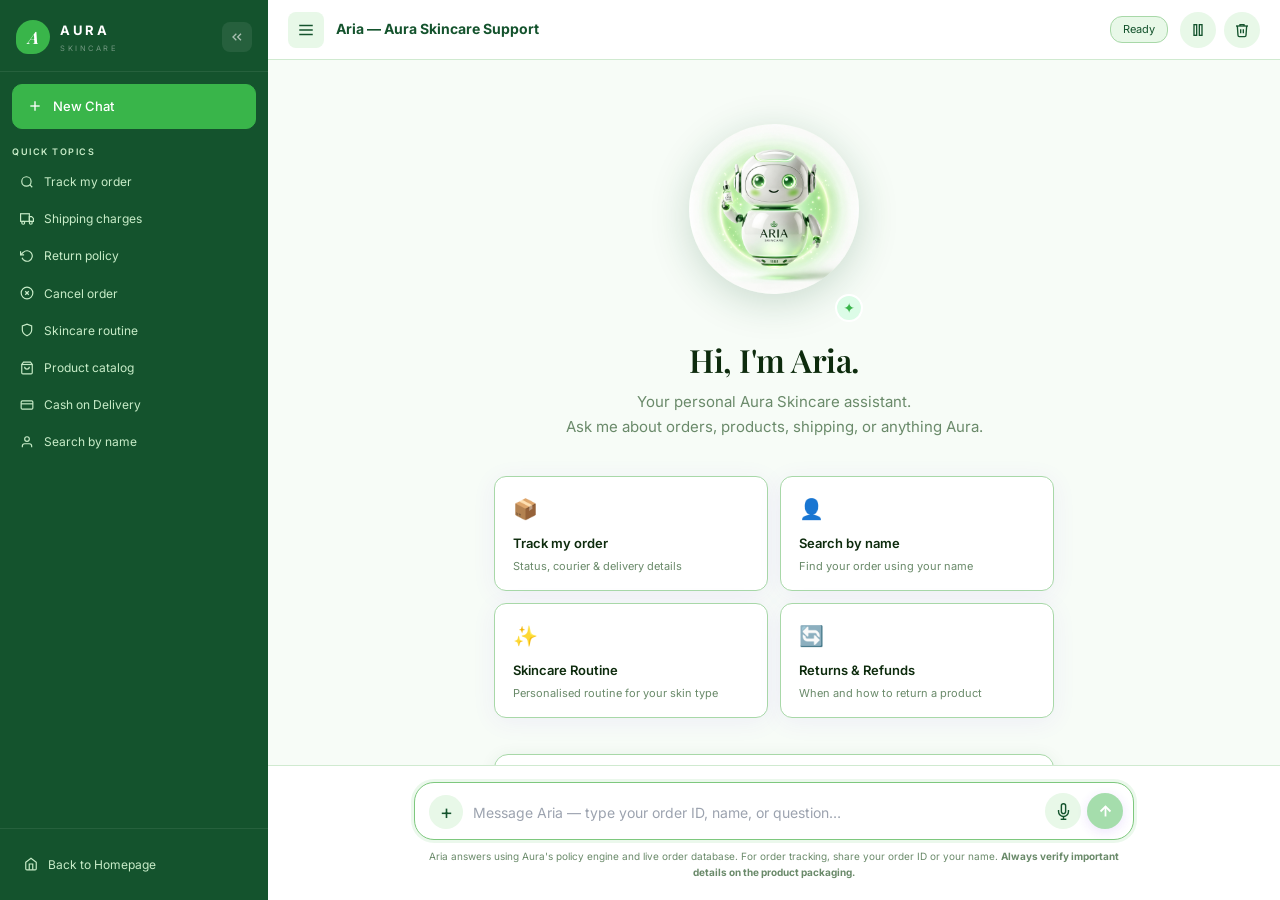
<file: static/aria.html>
<!doctype html>
<html lang="en">
<head>
  <meta charset="utf-8">
  <meta name="viewport" content="width=device-width, initial-scale=1">
  <meta name="theme-color" content="#F7FCF7">
  <meta name="description" content="Chat with Aria — your personal Aura Skincare assistant. Ask about orders, shipping, returns, products and more.">
  <title>Aria — Aura Skincare Assistant</title>
  <link rel="preconnect" href="https://fonts.googleapis.com">
  <link rel="preconnect" href="https://fonts.gstatic.com" crossorigin>
  <link href="https://fonts.googleapis.com/css2?family=Inter:wght@300;400;500;600;700&family=Playfair+Display:ital,wght@0,500;0,600;0,700;1,500;1,600&display=swap" rel="stylesheet">
  <link rel="stylesheet" href="/static/style.css">
  <style>
    /* ── Aria page extra styles ── */
    .eval-panel { margin-top: 36px; background: #fff; border: 1.5px solid #A8D8A8; border-radius: 14px; padding: 18px 20px; max-width: 560px; width: 100%; box-shadow: 0 2px 16px rgba(20,83,45,0.08); }
    .eval-header { margin-bottom: 14px; }
    .eval-badge { font-size: 8px; letter-spacing: 2px; background: #E8F8E8; color: #14532D; padding: 3px 8px; border-radius: 4px; font-weight: 700; margin-right: 8px; }
    .eval-header strong { font-size: 13px; color: #0D2B0D; }
    .eval-header small { display: block; font-size: 11px; color: #6A8A6A; margin-top: 4px; }
    .eval-buttons { display: grid; grid-template-columns: repeat(3, 1fr); gap: 10px; }
    .eval-btn { background: #F7FCF7; border: 1.5px solid #A8D8A8; border-radius: 10px; padding: 12px 10px; cursor: pointer; transition: all 0.22s cubic-bezier(0.4,0,0.2,1); display: flex; flex-direction: column; gap: 6px; align-items: center; }
    .eval-btn:hover { background: #E8F8E8; border-color: #39B54A; transform: translateY(-2px); }
    .eval-id { font-size: 13px; font-weight: 700; color: #0D2B0D; }
    .eval-status { font-size: 9px; font-weight: 600; padding: 3px 8px; border-radius: 4px; }
    .eval-status.out-delivery { background: #fef3c7; color: #92400e; }
    .eval-status.delivered { background: #dcfce7; color: #166534; }
    .eval-status.processing { background: #E8F8E8; color: #14532D; }

    /* Robot mascot in welcome screen */
    .aria-robot-mascot {
      width: 170px; height: 170px; margin: 0 auto 24px;
      border-radius: 50%; overflow: hidden;
      box-shadow: 0 8px 40px rgba(20,83,45,0.20);
      animation: ariaBob 3.5s ease-in-out infinite;
      cursor: pointer;
      transition: box-shadow 0.2s, transform 0.2s;
      background: #E8F8E8;
    }
    .aria-robot-mascot:hover { box-shadow: 0 20px 60px rgba(20,83,45,0.32); transform: scale(1.05) translateY(-4px); }
    .aria-robot-mascot img { width: 100%; height: 100%; object-fit: contain; }
    @keyframes ariaBob { 0%,100%{transform:translateY(0)} 50%{transform:translateY(-10px)} }

    /* Aria state indicators on robot */
    .robot-state-badge {
      position: absolute; bottom: -4px; right: -4px;
      width: 28px; height: 28px; border-radius: 50%;
      background: #dcfce7; border: 2px solid #fff;
      display: grid; place-items: center; font-size: 14px;
      transition: background 0.3s;
    }
    .robot-mascot-wrap { position: relative; width: fit-content; margin: 0 auto 24px; }
    .robot-mascot-wrap.thinking .robot-state-badge { background: #fef3c7; }
    .robot-mascot-wrap.listening .robot-state-badge { background: #C8F0D0; }
    .robot-mascot-wrap.speaking .robot-state-badge { background: #A8E8B8; }

    /* Message bubble — bold/italic markdown-lite */
    .msg-bubble strong { font-weight: 700; }
    .msg-bubble em { font-style: italic; color: #39B54A; }
    .msg-bubble br + br { margin-top: 4px; }

    /* Full green-white Aura palette — complete override, no purple anywhere */
    :root {
      --purple: #39B54A;
      --purple-dark: #14532D;
      --purple-light: #E8F8E8;
      --purple-xlight: #F7FCF7;
      --purple-border: #A8D8A8;
      --purple-glow: rgba(57, 181, 74, 0.15);
      --bg: #F7FCF7;
      --muted: #6A8A6A;
      --ink: #0D2B0D;
      --transition: 0.22s cubic-bezier(0.4,0,0.2,1);
    }
    body.aria-page { background: #F7FCF7; }
    .aria-sidebar { background: #14532D !important; }
    .new-chat-btn, .composer-send { background: #39B54A !important; border-color: #39B54A !important; color: #fff !important; }
    .new-chat-btn:hover, .composer-send:hover { background: #14532D !important; }
    .sidebar-link:hover, .sidebar-link.active, .sidebar-home-btn:hover { background: rgba(232,248,232,0.15) !important; }
    .sidebar-section, .sidebar-link, .sidebar-home-btn { color: #C8ECC8; }
    .brand-mark { background: #39B54A !important; }
    .aria-expand-btn, .icon-btn, .composer-plus, .composer-mic { background: #E8F8E8 !important; color: #14532D !important; }
    .composer-box, .composer-box:focus-within { border-color: #7EC87E !important; box-shadow: 0 0 0 3px rgba(57,181,74,0.1) !important; }
    .aria-status { background: #E8F8E8 !important; color: #14532D !important; border: 1px solid #A8D8A8 !important; }
    .suggestion-card { border: 1.5px solid #A8D8A8 !important; background: #fff !important; }
    .suggestion-card:hover, .eval-btn:hover { border-color: #39B54A !important; background: #E8F8E8 !important; }
    .suggestion-icon { color: #39B54A; }
    .aria-main { background: #F7FCF7; }
    .aria-messages { background: #F7FCF7; }
    .aria-topbar { background: #fff; border-bottom: 1px solid #D0EAD0; }
    .aria-title { color: #14532D; font-weight: 700; }
    .aria-composer { background: #fff; border-top: 1px solid #D0EAD0; }
    .robot-state-badge { color: #39B54A; }
    .robot-mascot-wrap.listening .robot-state-badge { background: #C8F0D0; }
    .robot-mascot-wrap.speaking .robot-state-badge { background: #A8E8B8; }
    .msg-bubble em { color: #39B54A; }
    .voice-pulse .vp-bar { background: #39B54A; }
    .voice-bar { background: #E8F8E8; border: 1px solid #A8D8A8; }
    .voice-bar-stop { background: #14532D !important; color: #fff !important; }
    .composer-disclaimer { color: #6A8A6A; }
    /* sidebar scrollbar */
    .aria-sidebar::-webkit-scrollbar-thumb { background: #39B54A; }
  </style>
</head>
<body class="aria-page">

<!-- ════════════ SIDEBAR ════════════ -->
<aside class="aria-sidebar" id="ariaSidebar" aria-label="Assistant sidebar">
  <div class="sidebar-header">
    <div class="sidebar-brand">
      <span class="brand-mark" aria-hidden="true">A</span>
      <div class="sidebar-brand-text">
        <strong>AURA</strong>
        <small>SKINCARE</small>
      </div>
    </div>
    <button class="sidebar-collapse-btn" id="collapseSidebar" aria-label="Collapse sidebar">
      <svg width="16" height="16" viewBox="0 0 24 24" fill="none" stroke="currentColor" stroke-width="2">
        <polyline points="11 17 6 12 11 7"/><polyline points="18 17 13 12 18 7"/>
      </svg>
    </button>
  </div>

  <button class="new-chat-btn" id="newChatBtn">
    <svg width="16" height="16" viewBox="0 0 24 24" fill="none" stroke="currentColor" stroke-width="2"><line x1="12" y1="5" x2="12" y2="19"/><line x1="5" y1="12" x2="19" y2="12"/></svg>
    New Chat
  </button>

  <div class="sidebar-section">Quick Topics</div>
  <div class="sidebar-links">
    <button class="sidebar-link" data-question="Track my order" aria-label="Track my order">
      <svg width="14" height="14" viewBox="0 0 24 24" fill="none" stroke="currentColor" stroke-width="2"><circle cx="11" cy="11" r="8"/><line x1="21" y1="21" x2="16.65" y2="16.65"/></svg>
      Track my order
    </button>
    <button class="sidebar-link" data-question="What are your shipping charges?" aria-label="Shipping">
      <svg width="14" height="14" viewBox="0 0 24 24" fill="none" stroke="currentColor" stroke-width="2"><rect x="1" y="3" width="15" height="13"/><polygon points="16 8 20 8 23 11 23 16 16 16 16 8"/><circle cx="5.5" cy="18.5" r="2.5"/><circle cx="18.5" cy="18.5" r="2.5"/></svg>
      Shipping charges
    </button>
    <button class="sidebar-link" data-question="What is your return policy?" aria-label="Return policy">
      <svg width="14" height="14" viewBox="0 0 24 24" fill="none" stroke="currentColor" stroke-width="2"><polyline points="1 4 1 10 7 10"/><path d="M3.51 15a9 9 0 102.13-9.36L1 10"/></svg>
      Return policy
    </button>
    <button class="sidebar-link" data-question="Can I cancel my order?" aria-label="Cancellation">
      <svg width="14" height="14" viewBox="0 0 24 24" fill="none" stroke="currentColor" stroke-width="2"><circle cx="12" cy="12" r="10"/><line x1="15" y1="9" x2="9" y2="15"/><line x1="9" y1="9" x2="15" y2="15"/></svg>
      Cancel order
    </button>
    <button class="sidebar-link" data-question="Recommend a skincare routine for dry skin" aria-label="Skincare routine">
      <svg width="14" height="14" viewBox="0 0 24 24" fill="none" stroke="currentColor" stroke-width="2"><path d="M12 22s8-4 8-10V5l-8-3-8 3v7c0 6 8 10 8 10z"/></svg>
      Skincare routine
    </button>
    <button class="sidebar-link" data-question="What products do you offer?" aria-label="Product catalog">
      <svg width="14" height="14" viewBox="0 0 24 24" fill="none" stroke="currentColor" stroke-width="2"><path d="M6 2L3 6v14a2 2 0 002 2h14a2 2 0 002-2V6l-3-4z"/><line x1="3" y1="6" x2="21" y2="6"/><path d="M16 10a4 4 0 01-8 0"/></svg>
      Product catalog
    </button>
    <button class="sidebar-link" data-question="Is Cash on Delivery available?" aria-label="COD">
      <svg width="14" height="14" viewBox="0 0 24 24" fill="none" stroke="currentColor" stroke-width="2"><rect x="2" y="5" width="20" height="14" rx="2"/><line x1="2" y1="10" x2="22" y2="10"/></svg>
      Cash on Delivery
    </button>
    <button class="sidebar-link" data-question="My name is Priya Sharma. Where is my order?" aria-label="Search by name">
      <svg width="14" height="14" viewBox="0 0 24 24" fill="none" stroke="currentColor" stroke-width="2"><path d="M20 21v-2a4 4 0 00-4-4H8a4 4 0 00-4 4v2"/><circle cx="12" cy="7" r="4"/></svg>
      Search by name
    </button>
  </div>

  <div class="sidebar-footer">
    <a class="sidebar-home-btn" href="/">
      <svg width="14" height="14" viewBox="0 0 24 24" fill="none" stroke="currentColor" stroke-width="2"><path d="M3 9l9-7 9 7v11a2 2 0 01-2 2H5a2 2 0 01-2-2z"/><polyline points="9 22 9 12 15 12 15 22"/></svg>
      Back to Homepage
    </a>
  </div>
</aside>

<div class="cart-overlay" id="sidebarOverlay" hidden aria-hidden="true"></div>

<!-- ════════════ MAIN ════════════ -->
<div class="aria-main">

  <div class="aria-topbar">
    <button class="aria-expand-btn" id="expandSidebar" aria-label="Open sidebar">
      <svg width="18" height="18" viewBox="0 0 24 24" fill="none" stroke="currentColor" stroke-width="2">
        <line x1="3" y1="12" x2="21" y2="12"/><line x1="3" y1="6" x2="21" y2="6"/><line x1="3" y1="18" x2="21" y2="18"/>
      </svg>
    </button>
    <span class="aria-title">Aria — Aura Skincare Support</span>
    <span class="aria-status" id="ariaStatusBadge">Ready</span>
    <div class="aria-topbar-actions">
      <button class="icon-btn" id="stopSpeechBtn" aria-label="Stop speaking" hidden>
        <svg width="16" height="16" viewBox="0 0 24 24" fill="none" stroke="currentColor" stroke-width="2"><rect x="6" y="4" width="4" height="16"/><rect x="14" y="4" width="4" height="16"/></svg>
      </button>
      <button class="icon-btn" id="clearChatBtn" aria-label="Clear chat" title="Clear chat">
        <svg width="16" height="16" viewBox="0 0 24 24" fill="none" stroke="currentColor" stroke-width="2"><polyline points="3 6 5 6 21 6"/><path d="M19 6l-1 14a2 2 0 01-2 2H8a2 2 0 01-2-2L5 6"/><path d="M10 11v6M14 11v6"/><path d="M9 6V4h6v2"/></svg>
      </button>
    </div>
  </div>

  <div class="aria-messages" id="ariaMessages" aria-live="polite" aria-label="Conversation">
    <div class="messages-inner" id="messagesInner">

      <!-- Welcome screen -->
      <div class="aria-welcome-screen" id="welcomeScreen">
        <div class="robot-mascot-wrap" id="robotWrap">
          <div class="aria-robot-mascot" id="ariaRobot" title="Click to start chatting!">
            <img src="/static/aria-robot1.png" alt="Aria — your Aura Skincare AI assistant" draggable="false">
          </div>
          <div class="robot-state-badge" id="robotBadge" aria-hidden="true">✦</div>
        </div>
        <h1>Hi, I'm Aria.</h1>
        <p>Your personal Aura Skincare assistant.<br>Ask me about orders, products, shipping, or anything Aura.</p>

        <div class="aria-suggestions" role="list">
          <button class="suggestion-card" data-question="Where is my order ORD-101?" role="listitem">
            <div class="suggestion-icon">📦</div>
            <div class="suggestion-title">Track my order</div>
            <div class="suggestion-sub">Status, courier &amp; delivery details</div>
          </button>
          <button class="suggestion-card" data-question="My name is Rahul Verma, check my order" role="listitem">
            <div class="suggestion-icon">👤</div>
            <div class="suggestion-title">Search by name</div>
            <div class="suggestion-sub">Find your order using your name</div>
          </button>
          <button class="suggestion-card" data-question="Recommend a skincare routine for dry skin" role="listitem">
            <div class="suggestion-icon">✨</div>
            <div class="suggestion-title">Skincare Routine</div>
            <div class="suggestion-sub">Personalised routine for your skin type</div>
          </button>
          <button class="suggestion-card" data-question="What are your return and refund policies?" role="listitem">
            <div class="suggestion-icon">🔄</div>
            <div class="suggestion-title">Returns &amp; Refunds</div>
            <div class="suggestion-sub">When and how to return a product</div>
          </button>
        </div>

        <!-- Evaluator / Demo panel -->
        <div class="eval-panel" id="evalPanel">
          <div class="eval-header">
            <span class="eval-badge">DEMO DATA</span>
            <strong>Evaluator Test Orders</strong>
            <small>Click any order to look it up instantly</small>
          </div>
          <div class="eval-buttons">
            <button class="eval-btn" data-order="ORD-101">
              <span class="eval-id">ORD-101</span>
              <span class="eval-status out-delivery">Out for Delivery</span>
            </button>
            <button class="eval-btn" data-order="ORD-102">
              <span class="eval-id">ORD-102</span>
              <span class="eval-status delivered">Delivered</span>
            </button>
            <button class="eval-btn" data-order="ORD-103">
              <span class="eval-id">ORD-103</span>
              <span class="eval-status processing">Processing</span>
            </button>
          </div>
        </div>
      </div>
    </div>
  </div>

  <!-- Composer area -->
  <div class="aria-composer">
    <div class="composer-inner" style="position:relative">
      <!-- Voice bar -->
      <div class="voice-bar" id="voiceBar" role="status" aria-live="polite">
        <div class="voice-pulse" aria-hidden="true">
          <div class="vp-bar"></div><div class="vp-bar"></div><div class="vp-bar"></div>
          <div class="vp-bar"></div><div class="vp-bar"></div>
        </div>
        <span class="voice-bar-text" id="voiceBarText">Listening…</span>
        <button class="voice-bar-stop" id="stopVoiceBtn">Stop</button>
      </div>

      <!-- Plus quick-action menu -->
      <div class="plus-menu" id="plusMenuWrap">
        <div class="plus-menu-inner">
          <div class="plus-menu-popup" id="plusMenuPopup" role="menu">
            <button class="pm-item" data-question="Track my order" role="menuitem">
              <span class="pm-icon">📦</span> Track an order
            </button>
            <button class="pm-item" data-question="My name is [Your Name]. Check my order." role="menuitem">
              <span class="pm-icon">👤</span> Search by name
            </button>
            <button class="pm-item" data-question="What are your shipping charges?" role="menuitem">
              <span class="pm-icon">🚚</span> Shipping info
            </button>
            <button class="pm-item" data-question="What is your return policy?" role="menuitem">
              <span class="pm-icon">🔄</span> Return policy
            </button>
            <button class="pm-item" data-question="Recommend skincare for oily skin" role="menuitem">
              <span class="pm-icon">✨</span> Skincare routine
            </button>
          </div>
        </div>
      </div>

      <!-- Composer box -->
      <div class="composer-box" id="composerBox">
        <button class="composer-plus" id="plusBtn" aria-label="Quick actions" aria-haspopup="menu" aria-expanded="false">+</button>
        <textarea
          class="composer-input" id="composerInput"
          placeholder="Message Aria — type your order ID, name, or question…"
          aria-label="Message input" rows="1" maxlength="2000"
        ></textarea>
        <div class="composer-actions">
          <button class="composer-mic" id="micBtn" aria-label="Start voice input" title="Voice input">
            <svg width="17" height="17" viewBox="0 0 24 24" fill="none" stroke="currentColor" stroke-width="2" aria-hidden="true">
              <path d="M12 1a3 3 0 00-3 3v8a3 3 0 006 0V4a3 3 0 00-3-3z"/>
              <path d="M19 10v2a7 7 0 01-14 0v-2"/>
              <line x1="12" y1="19" x2="12" y2="23"/><line x1="8" y1="23" x2="16" y2="23"/>
            </svg>
          </button>
          <button class="composer-send" id="sendBtn" aria-label="Send message" disabled>
            <svg width="17" height="17" viewBox="0 0 24 24" fill="none" stroke="currentColor" stroke-width="2.5" aria-hidden="true">
              <line x1="12" y1="19" x2="12" y2="5"/><polyline points="5 12 12 5 19 12"/>
            </svg>
          </button>
        </div>
      </div>
      <p class="composer-disclaimer">Aria answers using Aura's policy engine and live order database. For order tracking, share your order ID or your name. <strong>Always verify important details on the product packaging.</strong></p>
    </div>
  </div>
</div>

<script src="/static/aria.js" defer></script>
</body>
</html>
</file>
<file: static/style.css>
/* ══════════════════════════════════════════════════
   AURA SKINCARE — Premium White + Lavender Theme v2
   ══════════════════════════════════════════════════ */
@import url('https://fonts.googleapis.com/css2?family=Inter:wght@300;400;500;600;700&family=Playfair+Display:ital,wght@0,500;0,600;0,700;1,500;1,600&display=swap');

/* ─── Design tokens ─── */
:root {
  --white:        #ffffff;
  --bg:           #faf9ff;
  --bg2:          #f3f0ff;
  --purple:       #7c3aed;
  --purple2:      #8b5cf6;
  --purple3:      #a78bfa;
  --purple-light: #ede9fe;
  --purple-xlight:#f5f3ff;
  --purple-border:#ddd6fe;
  --purple-muted: #c4b5fd;
  --sage:         #5c7a5e;
  --sage-light:   #e8f0e8;
  --ink:          #1e1b4b;
  --ink2:         #374151;
  --muted:        #6b7280;
  --muted2:       #9ca3af;
  --line:         #e8e4f8;
  --card-shadow:  0 4px 24px rgba(124,58,237,0.07);
  --card-shadow-hover: 0 12px 40px rgba(124,58,237,0.15);
  --serif:        'Playfair Display', Georgia, serif;
  --sans:         'Inter', system-ui, Arial, sans-serif;
  --radius:       12px;
  --radius-sm:    8px;
  --radius-lg:    20px;
  --transition:   0.22s cubic-bezier(0.4,0,0.2,1);
}

/* ─── Reset & base ─── */
*, *::before, *::after { box-sizing: border-box; margin: 0; padding: 0; }
html { scroll-behavior: smooth; scroll-padding-top: 88px; }
body { background: var(--bg); color: var(--ink); font-family: var(--sans); font-size: 15px; line-height: 1.6; -webkit-font-smoothing: antialiased; }
button, input, select, textarea { font: inherit; }
button { cursor: pointer; border: none; background: none; }
a { color: inherit; text-decoration: none; }
img { display: block; max-width: 100%; }
ul { list-style: none; }
button, a { -webkit-tap-highlight-color: transparent; }

/* ─── Typography ─── */
h1, h2, h3 { font-family: var(--serif); line-height: 1.15; letter-spacing: -0.5px; }
h1 { font-size: clamp(42px, 5.5vw, 72px); font-weight: 600; color: var(--ink); }
h1 em { font-style: italic; color: var(--purple2); }
h2 { font-size: clamp(32px, 4vw, 52px); font-weight: 500; color: var(--ink); }
h2 em { font-style: italic; color: var(--purple2); }
h3 { font-size: 22px; font-weight: 500; }
.eyebrow { font-size: 10px; font-weight: 700; letter-spacing: 2.5px; color: var(--purple2); text-transform: uppercase; display: flex; align-items: center; gap: 8px; margin-bottom: 12px; }
.eyebrow-pip { display: inline-block; width: 6px; height: 6px; border-radius: 50%; background: var(--purple2); flex-shrink: 0; }

/* ─── Buttons ─── */
.btn {
  display: inline-flex; align-items: center; gap: 8px;
  min-height: 46px; padding: 0 22px; border-radius: 30px;
  font-size: 13px; font-weight: 600; border: 1.5px solid transparent;
  transition: transform var(--transition), box-shadow var(--transition), background var(--transition), border-color var(--transition);
  white-space: nowrap;
}
.btn:hover:not(:disabled) { transform: translateY(-2px); }
.btn:active:not(:disabled) { transform: translateY(0); }
.btn:disabled { opacity: 0.45; cursor: not-allowed; }
.btn:focus-visible { outline: 2px solid var(--purple2); outline-offset: 3px; }

.btn-primary {
  background: linear-gradient(135deg, var(--purple) 0%, var(--purple2) 100%);
  color: #fff;
  box-shadow: 0 4px 18px rgba(124,58,237,0.28);
}
.btn-primary:hover:not(:disabled) {
  background: linear-gradient(135deg, #6d28d9 0%, var(--purple) 100%);
  box-shadow: 0 8px 28px rgba(124,58,237,0.38);
}
.btn-outline {
  background: transparent;
  border-color: var(--purple-border);
  color: var(--purple);
}
.btn-outline:hover { background: var(--purple-xlight); border-color: var(--purple-muted); }
.btn-aria {
  background: var(--purple-light);
  color: var(--purple);
  border-color: var(--purple-border);
  padding: 0 18px; font-size: 12px; min-height: 40px;
}
.btn-aria:hover { background: var(--purple); color: #fff; border-color: var(--purple); }
.btn-danger { background: #fef2f2; color: #dc2626; border-color: #fecaca; }
.btn-danger:hover { background: #dc2626; color: #fff; }

/* ─── Icon button ─── */
.icon-btn {
  display: grid; place-items: center; width: 36px; height: 36px;
  border-radius: 50%; background: var(--bg2); color: var(--ink2);
  transition: background var(--transition); flex-shrink: 0;
}
.icon-btn:hover { background: var(--purple-light); color: var(--purple); }
.icon-btn:focus-visible { outline: 2px solid var(--purple2); outline-offset: 2px; }

/* ════════════════════════════════════════════
   SITE HEADER
   ════════════════════════════════════════════ */
.site-header {
  position: sticky; top: 0; z-index: 50;
  background: rgba(250,249,255,0.92);
  backdrop-filter: blur(18px);
  -webkit-backdrop-filter: blur(18px);
  border-bottom: 1px solid var(--line);
  height: 80px;
}
.header-inner {
  max-width: 1320px; margin: 0 auto; padding: 0 6%;
  height: 100%; display: flex; align-items: center; gap: 24px;
}
.brand { display: flex; align-items: center; gap: 10px; flex-shrink: 0; }
.brand-mark {
  width: 40px; height: 40px; border-radius: 50% 50% 50% 12px;
  background: linear-gradient(135deg, var(--purple), var(--purple2));
  color: #fff; font-family: var(--serif); font-size: 22px; font-style: italic; font-weight: 700;
  display: grid; place-items: center;
}
.brand-name strong { display: block; font-size: 15px; letter-spacing: 4px; line-height: 1.1; color: var(--ink); font-family: var(--sans); }
.brand-name small { display: block; font-size: 7.5px; letter-spacing: 4px; color: var(--muted); margin-top: 3px; }
.main-nav { display: flex; align-items: center; gap: 6px; flex: 1; justify-content: center; }
.main-nav a { padding: 8px 14px; border-radius: 8px; font-size: 13px; color: var(--ink2); font-weight: 500; transition: background var(--transition), color var(--transition); }
.main-nav a:hover { background: var(--purple-light); color: var(--purple); }
.main-nav a:focus-visible { outline: 2px solid var(--purple2); outline-offset: 2px; }
.header-actions { display: flex; align-items: center; gap: 12px; flex-shrink: 0; }
.cart-btn {
  position: relative; display: grid; place-items: center;
  width: 42px; height: 42px; border-radius: 50%;
  background: var(--bg2); color: var(--ink2);
  transition: background var(--transition), color var(--transition);
}
.cart-btn:hover { background: var(--purple-light); color: var(--purple); }
.cart-btn:focus-visible { outline: 2px solid var(--purple2); outline-offset: 2px; }
.cart-count {
  position: absolute; top: -2px; right: -2px;
  min-width: 18px; height: 18px; border-radius: 9px; padding: 0 4px;
  background: var(--purple); color: #fff; font-size: 9px; font-weight: 700;
  display: grid; place-items: center; line-height: 1; border: 2px solid var(--bg);
}
.menu-toggle { display: none; flex-direction: column; gap: 5px; width: 36px; height: 36px; justify-content: center; align-items: center; padding: 0; }
.menu-toggle span { display: block; width: 22px; height: 2px; background: var(--ink); border-radius: 2px; transition: transform var(--transition), opacity var(--transition); }
.menu-toggle.open span:nth-child(1) { transform: translateY(7px) rotate(45deg); }
.menu-toggle.open span:nth-child(2) { opacity: 0; }
.menu-toggle.open span:nth-child(3) { transform: translateY(-7px) rotate(-45deg); }

/* ════════════════════════════════════════════
   HERO
   ════════════════════════════════════════════ */
.hero {
  max-width: 1320px; margin: 0 auto; padding: 80px 6% 90px;
  display: grid; grid-template-columns: 1fr 1fr; gap: 6%; align-items: center;
}
.hero-copy { padding: 20px 0; }
.hero h1 { margin-bottom: 20px; }
.hero-lede { font-size: 16px; line-height: 1.8; color: var(--muted); max-width: 420px; margin-bottom: 32px; }
.hero-actions { display: flex; gap: 12px; flex-wrap: wrap; margin-bottom: 36px; }
.hero-trust { display: flex; gap: 10px; flex-wrap: wrap; }
.trust-pill {
  padding: 7px 14px; background: var(--purple-xlight);
  border: 1px solid var(--purple-border); border-radius: 20px;
  font-size: 11px; color: var(--purple); font-weight: 500;
}
.hero-visual { position: relative; }
.hero-img-wrap {
  border-radius: 24px 24px 80px 24px; overflow: hidden;
  background: var(--purple-light); aspect-ratio: 4/5;
  position: relative;
}
.hero-img-wrap img { width: 100%; height: 100%; object-fit: cover; }
.hero-img-glow {
  position: absolute; inset: 0;
  background: linear-gradient(180deg, transparent 50%, rgba(124,58,237,0.08) 100%);
  pointer-events: none;
}
.hero-badge {
  position: absolute; bottom: 28px; left: -20px;
  background: #fff; border: 1px solid var(--line); border-radius: var(--radius);
  box-shadow: var(--card-shadow); padding: 14px 18px;
  display: flex; align-items: center; gap: 12px; font-size: 12px;
  animation: floatBadge 4s ease-in-out infinite;
}
.badge-icon { font-size: 20px; color: var(--purple2); }
.hero-badge strong { display: block; font-size: 13px; color: var(--ink); }
.hero-badge small { color: var(--muted); margin-top: 2px; }
@keyframes floatBadge { 0%,100%{transform:translateY(0)} 50%{transform:translateY(-6px)} }

/* ─── Trust strip ─── */
.trust-strip {
  background: var(--white); border-top: 1px solid var(--line); border-bottom: 1px solid var(--line);
  padding: 20px 6%; display: flex; justify-content: center; gap: 48px; flex-wrap: wrap;
}
.trust-item { display: flex; align-items: center; gap: 10px; font-size: 12px; color: var(--ink2); font-weight: 500; }
.trust-item svg { color: var(--purple2); flex-shrink: 0; }

/* ════════════════════════════════════════════
   SECTIONS (shared)
   ════════════════════════════════════════════ */
.section { padding: 100px 6%; max-width: 1320px; margin: 0 auto; }
.section-head { margin-bottom: 48px; display: flex; align-items: flex-end; justify-content: space-between; gap: 24px; }
.section-head.centered { flex-direction: column; align-items: center; text-align: center; }
.section-sub { font-size: 14px; line-height: 1.8; color: var(--muted); max-width: 380px; }
.section-head.centered .section-sub { max-width: 480px; }

/* ════════════════════════════════════════════
   PRODUCT CONTROLS
   ════════════════════════════════════════════ */
.product-controls { display: flex; justify-content: space-between; align-items: center; gap: 16px; margin-bottom: 32px; flex-wrap: wrap; }
.filter-row { display: flex; gap: 8px; flex-wrap: wrap; }
.filter-btn {
  padding: 9px 18px; border-radius: 24px; font-size: 12px; font-weight: 600;
  background: var(--white); border: 1.5px solid var(--purple-border); color: var(--ink2);
  transition: background var(--transition), color var(--transition), border-color var(--transition);
}
.filter-btn:hover, .filter-btn.active {
  background: var(--purple); color: #fff; border-color: var(--purple);
}
.filter-btn:focus-visible { outline: 2px solid var(--purple2); outline-offset: 2px; }
.pref-label { display: flex; align-items: center; gap: 10px; font-size: 12px; color: var(--muted); }
.pref-label select {
  padding: 9px 14px; border: 1.5px solid var(--purple-border); border-radius: 8px;
  background: var(--white); color: var(--ink2); cursor: pointer;
}
.pref-label select:focus { outline: 2px solid var(--purple2); outline-offset: 2px; }

/* ════════════════════════════════════════════
   PRODUCT GRID
   ════════════════════════════════════════════ */
.product-grid { display: grid; grid-template-columns: repeat(4, 1fr); gap: 20px; min-height: 200px; }
.products-loading { grid-column: 1/-1; text-align: center; color: var(--muted); padding: 60px 0; font-size: 14px; }

.product-card {
  background: var(--white); border-radius: var(--radius); border: 1px solid var(--line);
  overflow: hidden; display: flex; flex-direction: column;
  transition: transform var(--transition), box-shadow var(--transition);
  box-shadow: var(--card-shadow);
}
.product-card:hover { transform: translateY(-6px); box-shadow: var(--card-shadow-hover); }
.product-card[hidden] { display: none; }

.pc-img-wrap {
  position: relative; height: 240px; overflow: hidden;
  background: linear-gradient(135deg, var(--purple-xlight) 0%, var(--bg2) 100%);
  flex-shrink: 0;
}
.pc-img-wrap img { width: 100%; height: 100%; object-fit: cover; transition: transform 0.5s ease; }
.product-card:hover .pc-img-wrap img { transform: scale(1.05); }
.pc-kicker {
  position: absolute; top: 12px; left: 12px; z-index: 1;
  background: var(--purple); color: #fff; font-size: 8px; font-weight: 700;
  letter-spacing: 1.5px; padding: 4px 9px; border-radius: 4px;
}
.pc-body { padding: 16px; flex: 1; display: flex; flex-direction: column; gap: 6px; }
.pc-name { font-size: 14px; font-weight: 600; color: var(--ink); line-height: 1.3; }
.pc-size { font-size: 11px; color: var(--muted2); }
.pc-price { font-size: 16px; font-weight: 700; color: var(--purple); }
.pc-desc { font-size: 11px; line-height: 1.6; color: var(--muted); flex: 1; }
.pc-actions { display: flex; gap: 8px; margin-top: 12px; }
.pc-actions .btn { flex: 1; min-height: 38px; font-size: 11px; border-radius: 8px; }
.pc-view { background: var(--bg2); color: var(--ink2); border-color: var(--line); }
.pc-view:hover { background: var(--purple-light); color: var(--purple); border-color: var(--purple-border); }
.pc-cart { background: linear-gradient(135deg, var(--purple), var(--purple2)); color: #fff; box-shadow: 0 3px 12px rgba(124,58,237,0.25); }
.pc-cart:hover:not(:disabled) { box-shadow: 0 6px 20px rgba(124,58,237,0.38); }
.catalog-note { font-size: 11px; color: var(--muted2); margin-top: 24px; text-align: center; }

/* ════════════════════════════════════════════
   BESTSELLERS
   ════════════════════════════════════════════ */
.bestsellers-section { background: var(--purple-xlight); padding: 100px 6%; max-width: none; }
.bestsellers-section .section-head { max-width: 1320px; margin: 0 auto 48px; }
.bestsellers-grid { display: grid; grid-template-columns: repeat(3, 1fr); gap: 24px; max-width: 1320px; margin: 0 auto; }
.bestseller-card {
  background: var(--white); border-radius: var(--radius-lg); overflow: hidden;
  display: flex; gap: 16px; padding: 20px; align-items: center;
  box-shadow: var(--card-shadow); border: 1px solid var(--purple-border);
  transition: transform var(--transition), box-shadow var(--transition);
}
.bestseller-card:hover { transform: translateY(-4px); box-shadow: var(--card-shadow-hover); }
.bs-img { width: 80px; height: 80px; border-radius: 10px; object-fit: cover; background: var(--bg2); flex-shrink: 0; }
.bs-info { flex: 1; min-width: 0; }
.bs-name { font-size: 13px; font-weight: 600; color: var(--ink); margin-bottom: 4px; }
.bs-price { font-size: 15px; font-weight: 700; color: var(--purple); margin-bottom: 10px; }
.bs-add { padding: 7px 16px; min-height: auto; font-size: 11px; border-radius: 8px; }

/* ════════════════════════════════════════════
   WHY AURA
   ════════════════════════════════════════════ */
.why-section {
  display: grid; grid-template-columns: 1fr 1fr; gap: 9%;
  align-items: center; background: var(--white);
  padding: 100px 8%; max-width: 1320px; margin: 0 auto;
}
.why-image { position: relative; border-radius: 20px 20px 80px 20px; overflow: hidden; aspect-ratio: 4/5; background: var(--bg2); }
.why-image img { width: 100%; height: 100%; object-fit: cover; }
.why-caption { position: absolute; bottom: 20px; left: 20px; color: #fff; font-size: 9px; letter-spacing: 2px; text-shadow: 0 1px 6px rgba(0,0,0,0.4); }
.why-copy p:not(.eyebrow) { font-size: 14px; line-height: 1.9; color: var(--muted); margin-top: 16px; }
.why-pillars { margin-top: 28px; display: flex; flex-direction: column; gap: 16px; }
.pillar { display: flex; align-items: flex-start; gap: 14px; }
.pillar-icon { font-size: 22px; margin-top: 2px; }
.pillar strong { display: block; font-size: 14px; color: var(--ink); }
.pillar small { font-size: 12px; color: var(--muted); }

/* ════════════════════════════════════════════
   ROUTINE
   ════════════════════════════════════════════ */
.routine-section { padding: 100px 6%; background: var(--bg); }
.routine-section .section-head { max-width: 1320px; margin: 0 auto 48px; }
.routine-grid { max-width: 1320px; margin: 0 auto; display: grid; grid-template-columns: repeat(3, 1fr); gap: 20px; }
.routine-card {
  background: var(--white); border: 1px solid var(--purple-border);
  border-radius: var(--radius-lg); padding: 36px 28px;
  position: relative; transition: box-shadow var(--transition), transform var(--transition);
  box-shadow: var(--card-shadow);
}
.routine-card:hover { transform: translateY(-4px); box-shadow: var(--card-shadow-hover); }
.routine-num { position: absolute; top: 20px; right: 20px; font-size: 10px; color: var(--muted2); font-weight: 600; }
.routine-icon { font-size: 28px; color: var(--purple2); margin-bottom: 20px; }
.routine-card h3 { font: 600 22px var(--serif); margin-bottom: 10px; }
.routine-card p { font-size: 13px; line-height: 1.7; color: var(--muted); }
.routine-product { display: inline-block; margin-top: 16px; font-size: 10px; color: var(--purple); font-weight: 600; background: var(--purple-xlight); padding: 4px 10px; border-radius: 4px; }

/* ════════════════════════════════════════════
   FAQ
   ════════════════════════════════════════════ */
.faq-section { max-width: 1320px; }
.faq-inner { display: grid; grid-template-columns: 0.75fr 1.25fr; gap: 10%; align-items: start; }
.faq-lead p:not(.eyebrow) { font-size: 14px; color: var(--muted); line-height: 1.8; max-width: 300px; margin: 16px 0 24px; }
.faq-item { border-bottom: 1px solid var(--line); }
.faq-item:first-child { border-top: 1px solid var(--line); }
.faq-item summary {
  display: flex; justify-content: space-between; align-items: center; gap: 16px;
  padding: 20px 0; cursor: pointer; font-size: 14px; font-weight: 500;
  list-style: none; color: var(--ink);
}
.faq-item summary::-webkit-details-marker { display: none; }
.faq-toggle { font-size: 22px; color: var(--purple2); font-weight: 400; flex-shrink: 0; transition: transform var(--transition); line-height: 1; }
.faq-item[open] .faq-toggle { transform: rotate(45deg); }
.faq-body { padding: 0 0 20px; }
.faq-body p { font-size: 13px; line-height: 1.8; color: var(--muted); }

/* ════════════════════════════════════════════
   SUPPORT / CONTACT
   ════════════════════════════════════════════ */
.support-section { background: linear-gradient(135deg, var(--purple) 0%, var(--purple2) 100%); padding: 80px 6%; }
.support-inner { max-width: 1320px; margin: 0 auto; display: flex; gap: 40px; align-items: center; }
.support-aria-avatar { flex-shrink: 0; }
.s-robot { position: relative; }
.s-antenna { width: 4px; height: 14px; background: rgba(255,255,255,0.6); border-radius: 3px; margin: 0 auto 6px; position: relative; }
.s-antenna::after { content: ''; position: absolute; top: -7px; left: -4px; width: 12px; height: 12px; border-radius: 50%; background: rgba(255,255,255,0.8); }
.s-face {
  width: 80px; height: 70px; background: rgba(255,255,255,0.15);
  border: 2px solid rgba(255,255,255,0.4); border-radius: 20px 20px 24px 24px;
  position: relative; backdrop-filter: blur(10px);
}
.s-eye { position: absolute; width: 10px; height: 13px; border-radius: 50%; background: #fff; top: 18px; animation: blink 5s infinite; }
.s-eye.left { left: 15px; } .s-eye.right { right: 15px; }
.s-cheek { position: absolute; width: 8px; height: 5px; background: rgba(255,255,255,0.4); border-radius: 50%; top: 34px; }
.s-cheek.l { left: 9px; } .s-cheek.r { right: 9px; }
.s-mouth { position: absolute; width: 16px; height: 8px; border-bottom: 2.5px solid rgba(255,255,255,0.8); border-radius: 0 0 12px 12px; bottom: 12px; left: 50%; transform: translateX(-50%); }
.support-copy { color: #fff; }
.support-copy .eyebrow { color: rgba(255,255,255,0.7); }
.support-copy .eyebrow-pip { background: rgba(255,255,255,0.7); }
.support-copy h2 { color: #fff; margin-bottom: 14px; }
.support-copy h2 em { color: rgba(255,255,255,0.75); }
.support-copy p { font-size: 14px; color: rgba(255,255,255,0.8); line-height: 1.8; max-width: 480px; margin-bottom: 24px; }
.support-copy .btn-primary { background: #fff; color: var(--purple); box-shadow: 0 4px 18px rgba(0,0,0,0.15); }
.support-copy .btn-primary:hover { background: var(--purple-light); }

/* ════════════════════════════════════════════
   FOOTER
   ════════════════════════════════════════════ */
.site-footer { background: var(--ink); color: rgba(255,255,255,0.7); padding: 64px 6% 32px; }
.footer-inner { max-width: 1320px; margin: 0 auto; display: grid; grid-template-columns: 1.5fr 1fr 1fr 1fr; gap: 40px; margin-bottom: 40px; }
.footer-brand .brand-mark { background: rgba(255,255,255,0.1); }
.footer-brand .brand-name strong { color: #fff; }
.footer-brand .brand-name small { color: rgba(255,255,255,0.4); }
.footer-brand p { font-size: 13px; line-height: 1.8; color: rgba(255,255,255,0.5); margin-top: 16px; font-style: italic; font-family: var(--serif); }
.footer-links { display: flex; flex-direction: column; gap: 12px; }
.footer-links strong { font-size: 11px; letter-spacing: 2px; text-transform: uppercase; color: rgba(255,255,255,0.4); margin-bottom: 4px; }
.footer-links a { font-size: 13px; color: rgba(255,255,255,0.6); transition: color var(--transition); }
.footer-links a:hover { color: var(--purple3); }
.footer-bottom { max-width: 1320px; margin: 0 auto; border-top: 1px solid rgba(255,255,255,0.1); padding-top: 24px; }
.footer-bottom small { font-size: 11px; color: rgba(255,255,255,0.35); }

/* ════════════════════════════════════════════
   CART DRAWER
   ════════════════════════════════════════════ */
.cart-overlay { position: fixed; inset: 0; z-index: 60; background: rgba(30,27,75,0.4); backdrop-filter: blur(3px); }
.cart-drawer {
  position: fixed; z-index: 61; top: 0; right: 0; bottom: 0;
  width: min(420px, 100vw); background: var(--white);
  display: flex; flex-direction: column;
  box-shadow: -8px 0 40px rgba(30,27,75,0.18);
  transform: translateX(100%); transition: transform 0.28s cubic-bezier(0.4,0,0.2,1);
}
.cart-drawer.open { transform: translateX(0); }
.cart-header { padding: 20px 20px; border-bottom: 1px solid var(--line); display: flex; align-items: center; justify-content: space-between; flex-shrink: 0; }
.cart-header h2 { font-size: 18px; font-weight: 600; font-family: var(--serif); color: var(--ink); display: flex; align-items: center; gap: 10px; }
.cart-header h2 span { font-size: 13px; color: var(--muted); font-family: var(--sans); font-weight: 400; }
.cart-body { flex: 1; overflow-y: auto; padding: 20px; }
.cart-empty { display: flex; flex-direction: column; align-items: center; gap: 12px; padding: 60px 20px; text-align: center; color: var(--muted); }
.cart-empty svg { color: var(--purple-muted); }
.cart-empty p { font-size: 14px; }
.cart-items { display: flex; flex-direction: column; gap: 16px; }
.cart-item { display: flex; gap: 14px; padding: 14px; background: var(--bg); border-radius: var(--radius-sm); border: 1px solid var(--line); align-items: flex-start; }
.cart-item-img { width: 72px; height: 72px; border-radius: 8px; object-fit: cover; background: var(--bg2); flex-shrink: 0; }
.cart-item-info { flex: 1; min-width: 0; }
.cart-item-name { font-size: 13px; font-weight: 600; color: var(--ink); margin-bottom: 3px; }
.cart-item-size { font-size: 11px; color: var(--muted2); margin-bottom: 8px; }
.cart-item-price { font-size: 14px; font-weight: 700; color: var(--purple); }
.qty-controls { display: flex; align-items: center; gap: 10px; margin-top: 8px; }
.qty-btn { width: 28px; height: 28px; border-radius: 50%; background: var(--white); border: 1.5px solid var(--purple-border); color: var(--ink); font-size: 16px; display: grid; place-items: center; transition: background var(--transition), color var(--transition); }
.qty-btn:hover { background: var(--purple); color: #fff; border-color: var(--purple); }
.qty-display { font-size: 14px; font-weight: 600; min-width: 24px; text-align: center; }
.cart-item-remove { background: none; border: none; color: var(--muted2); font-size: 18px; line-height: 1; padding: 4px; flex-shrink: 0; transition: color var(--transition); }
.cart-item-remove:hover { color: #dc2626; }
.cart-footer { padding: 16px 20px; border-top: 1px solid var(--line); flex-shrink: 0; }
.cart-shipping-note { font-size: 12px; color: var(--sage); background: var(--sage-light); padding: 9px 14px; border-radius: 8px; margin-bottom: 14px; text-align: center; }
.cart-subtotal, .cart-total { display: flex; justify-content: space-between; font-size: 14px; color: var(--ink2); margin-bottom: 8px; }
.cart-total { font-weight: 600; color: var(--ink); font-size: 16px; padding-top: 8px; border-top: 1px solid var(--line); margin-top: 8px; margin-bottom: 16px; }
.cart-checkout-btn { width: 100%; border-radius: 10px; }
.cart-disclaimer { font-size: 10px; color: var(--muted2); text-align: center; margin-top: 10px; }

/* ════════════════════════════════════════════
   PRODUCT MODAL
   ════════════════════════════════════════════ */
.modal-backdrop {
  position: fixed; inset: 0; z-index: 70;
  background: rgba(30,27,75,0.5); backdrop-filter: blur(6px);
  display: grid; place-items: center; padding: 20px;
}
.modal-backdrop[hidden] { display: none; }
.product-modal-inner {
  position: relative; background: var(--white); border-radius: 20px;
  overflow: hidden; display: grid; grid-template-columns: 1fr 1fr;
  max-width: 760px; width: 100%; max-height: 90vh;
  box-shadow: 0 24px 80px rgba(30,27,75,0.25);
}
.modal-close { position: absolute; top: 14px; right: 14px; z-index: 2; background: rgba(255,255,255,0.9); border-radius: 50%; width: 36px; height: 36px; display: grid; place-items: center; color: var(--ink2); transition: background var(--transition); }
.modal-close:hover { background: #fff; color: var(--purple); }
.modal-img-wrap { background: var(--bg2); min-height: 380px; }
.modal-img-wrap img { width: 100%; height: 100%; object-fit: cover; }
.modal-info { padding: 48px 32px 32px; overflow-y: auto; }
.modal-info .eyebrow { margin-bottom: 8px; }
.modal-info h2 { font-size: 26px; margin-bottom: 6px; }
.modal-size { font-size: 12px; color: var(--muted2); margin-bottom: 8px; }
.modal-price { font-size: 24px; font-weight: 700; color: var(--purple); margin-bottom: 16px; }
.modal-desc { font-size: 13px; line-height: 1.8; color: var(--muted); }
.modal-caution { font-size: 11px; color: var(--muted2); margin: 16px 0; line-height: 1.6; }
.modal-actions { display: flex; flex-direction: column; gap: 10px; }
.modal-actions .btn { justify-content: center; border-radius: 10px; }

/* ════════════════════════════════════════════
   TOAST
   ════════════════════════════════════════════ */
.toast {
  position: fixed; z-index: 100; bottom: 24px; left: 50%; transform: translate(-50%, 12px);
  background: var(--ink); color: #fff; padding: 12px 20px; border-radius: 10px;
  font-size: 13px; font-weight: 500; opacity: 0; pointer-events: none;
  transition: opacity 0.22s, transform 0.22s; white-space: nowrap;
  box-shadow: 0 8px 24px rgba(30,27,75,0.25);
}
.toast.show { opacity: 1; transform: translate(-50%, 0); }

/* ════════════════════════════════════════════
   SCROLL REVEAL
   ════════════════════════════════════════════ */
.reveal, .reveal-right { opacity: 0; transform: translateY(18px); transition: opacity 0.6s ease, transform 0.6s ease; }
.reveal-right { transform: translateX(18px); }
.reveal.visible, .reveal-right.visible { opacity: 1; transform: translate(0); }

/* ════════════════════════════════════════════
   ANIMATIONS
   ════════════════════════════════════════════ */
@keyframes blink { 0%,44%,50%,100%{transform:scaleY(1)} 47%{transform:scaleY(0.1)} }

/* ════════════════════════════════════════════
   REDUCED MOTION
   ════════════════════════════════════════════ */
@media (prefers-reduced-motion: reduce) {
  *, *::before, *::after { scroll-behavior: auto !important; animation: none !important; transition-duration: 0.01ms !important; }
  .reveal, .reveal-right { opacity: 1; transform: none; }
}

/* ════════════════════════════════════════════
   RESPONSIVE
   ════════════════════════════════════════════ */
@media (max-width: 1100px) {
  .product-grid { grid-template-columns: repeat(3, 1fr); }
  .bestsellers-grid { grid-template-columns: repeat(2, 1fr); }
  .footer-inner { grid-template-columns: 1fr 1fr; gap: 28px; }
}

@media (max-width: 900px) {
  .hero { grid-template-columns: 1fr; padding: 60px 6% 70px; gap: 48px; }
  .why-section { grid-template-columns: 1fr; padding: 80px 6%; }
  .why-image { max-height: 400px; }
  .faq-inner { grid-template-columns: 1fr; gap: 40px; }
  .product-grid { grid-template-columns: repeat(2, 1fr); }
  .routine-grid { grid-template-columns: repeat(2, 1fr); }
}

@media (max-width: 768px) {
  .site-header { height: 68px; }
  .header-inner { padding: 0 5%; }
  .menu-toggle { display: flex; margin-left: auto; }
  .main-nav {
    display: none; position: absolute; top: 67px; left: 0; right: 0;
    background: rgba(250,249,255,0.97); flex-direction: column; align-items: stretch;
    padding: 16px 5%; gap: 4px; border-bottom: 1px solid var(--line);
    box-shadow: 0 8px 24px rgba(30,27,75,0.1);
  }
  .main-nav.open { display: flex; }
  .main-nav a { padding: 12px 16px; border-radius: 8px; }
  .hero-badge { display: none; }
  .trust-strip { gap: 20px; padding: 16px 5%; }
  .trust-item span { display: none; }
  .product-grid { grid-template-columns: repeat(2, 1fr); gap: 14px; }
  .bestsellers-grid { grid-template-columns: 1fr; }
  .routine-grid { grid-template-columns: 1fr; }
  .support-inner { flex-wrap: wrap; }
  .product-modal-inner { grid-template-columns: 1fr; max-height: 95vh; overflow-y: auto; }
  .modal-img-wrap { min-height: 220px; }
  .modal-info { padding: 24px; }
  .section-head { flex-direction: column; align-items: flex-start; }
  .footer-inner { grid-template-columns: 1fr 1fr; }
  .footer-brand { grid-column: 1/-1; }
  .btn-aria { display: none; }
}

@media (max-width: 480px) {
  .product-grid { grid-template-columns: 1fr; }
  .hero h1 { font-size: 40px; }
  .filter-row { gap: 6px; }
  .filter-btn { padding: 7px 13px; font-size: 11px; }
  .trust-strip { justify-content: space-around; }
  .footer-inner { grid-template-columns: 1fr; }
}

/* ════════════════════════════════════════════
   ARIA PAGE STYLES (aria.html)
   ════════════════════════════════════════════ */

/* Page layout */
.aria-page { height: 100dvh; display: flex; overflow: hidden; background: var(--bg); }

/* Sidebar */
.aria-sidebar {
  width: 268px; flex-shrink: 0; background: var(--ink); color: rgba(255,255,255,0.8);
  display: flex; flex-direction: column; transition: width var(--transition), transform var(--transition);
  overflow: hidden; position: relative; z-index: 10;
}
.aria-sidebar.collapsed { width: 0; transform: translateX(-268px); }
.sidebar-header { padding: 20px 16px 16px; border-bottom: 1px solid rgba(255,255,255,0.08); flex-shrink: 0; display: flex; align-items: center; gap: 10px; }
.sidebar-brand { display: flex; align-items: center; gap: 10px; flex: 1; min-width: 0; }
.sidebar-brand .brand-mark { width: 34px; height: 34px; font-size: 17px; flex-shrink: 0; }
.sidebar-brand-text strong { display: block; font-size: 13px; letter-spacing: 2.5px; color: #fff; }
.sidebar-brand-text small { display: block; font-size: 7.5px; letter-spacing: 2.5px; color: rgba(255,255,255,0.4); margin-top: 2px; }
.sidebar-collapse-btn { width: 30px; height: 30px; border-radius: 8px; background: rgba(255,255,255,0.08); color: rgba(255,255,255,0.6); display: grid; place-items: center; flex-shrink: 0; transition: background var(--transition); }
.sidebar-collapse-btn:hover { background: rgba(255,255,255,0.15); color: #fff; }
.new-chat-btn { margin: 12px 12px 8px; display: flex; align-items: center; gap: 10px; padding: 11px 14px; border-radius: 10px; background: rgba(124,58,237,0.5); color: #fff; font-size: 13px; font-weight: 500; border: 1px solid rgba(255,255,255,0.08); transition: background var(--transition); width: calc(100% - 24px); }
.new-chat-btn:hover { background: rgba(124,58,237,0.75); }
.new-chat-btn svg { flex-shrink: 0; }
.sidebar-section { padding: 8px 12px 4px; font-size: 9px; letter-spacing: 1.5px; color: rgba(255,255,255,0.3); font-weight: 600; text-transform: uppercase; }
.sidebar-links { flex: 1; overflow-y: auto; padding: 0 8px; }
.sidebar-link { display: flex; align-items: center; gap: 10px; padding: 9px 12px; border-radius: 8px; font-size: 12px; color: rgba(255,255,255,0.55); transition: background var(--transition), color var(--transition); cursor: pointer; }
.sidebar-link:hover, .sidebar-link.active { background: rgba(255,255,255,0.08); color: rgba(255,255,255,0.9); }
.sidebar-link svg { flex-shrink: 0; }
.sidebar-footer { padding: 16px 12px; border-top: 1px solid rgba(255,255,255,0.08); flex-shrink: 0; }
.sidebar-home-btn { display: flex; align-items: center; gap: 10px; padding: 10px 12px; border-radius: 8px; font-size: 12px; color: rgba(255,255,255,0.55); background: none; border: none; width: 100%; text-align: left; cursor: pointer; transition: background var(--transition), color var(--transition); }
.sidebar-home-btn:hover { background: rgba(255,255,255,0.08); color: rgba(255,255,255,0.9); }

/* Main chat area */
.aria-main { flex: 1; display: flex; flex-direction: column; overflow: hidden; }
.aria-topbar { height: 60px; border-bottom: 1px solid var(--line); display: flex; align-items: center; gap: 12px; padding: 0 20px; background: rgba(250,249,255,0.92); backdrop-filter: blur(12px); flex-shrink: 0; }
.aria-expand-btn { display: none; width: 36px; height: 36px; border-radius: 8px; background: var(--bg2); color: var(--ink2); display: grid; place-items: center; }
.aria-expand-btn:hover { background: var(--purple-light); color: var(--purple); }
.aria-title { flex: 1; font-weight: 600; font-size: 14px; color: var(--ink); }
.aria-status { font-size: 11px; color: var(--muted); background: var(--bg2); padding: 4px 12px; border-radius: 12px; }
.aria-status.active { background: #dcfce7; color: #166534; }
.aria-topbar-actions { display: flex; gap: 8px; }

/* Chat messages */
.aria-messages { flex: 1; overflow-y: auto; padding: 24px 0; }
.messages-inner { max-width: 720px; margin: 0 auto; padding: 0 20px; display: flex; flex-direction: column; gap: 16px; }

/* Welcome screen */
.aria-welcome-screen { display: flex; flex-direction: column; align-items: center; justify-content: center; min-height: 100%; padding: 40px 20px; text-align: center; }
.aria-avatar-lg {
  width: 80px; height: 80px; border-radius: 50%;
  background: linear-gradient(135deg, var(--purple), var(--purple2));
  display: grid; place-items: center; margin-bottom: 20px;
  box-shadow: 0 8px 32px rgba(124,58,237,0.3);
  animation: ariaBob 3s ease-in-out infinite;
}
.aria-avatar-lg svg { color: #fff; }
@keyframes ariaBob { 0%,100%{transform:translateY(0)} 50%{transform:translateY(-6px)} }
.aria-welcome-screen h1 { font-size: 32px; color: var(--ink); margin-bottom: 10px; }
.aria-welcome-screen p { font-size: 15px; color: var(--muted); max-width: 440px; margin-bottom: 36px; line-height: 1.7; }
.aria-suggestions { display: grid; grid-template-columns: repeat(2, 1fr); gap: 12px; max-width: 560px; width: 100%; }
.suggestion-card {
  background: var(--white); border: 1.5px solid var(--purple-border); border-radius: 12px;
  padding: 16px 18px; text-align: left; cursor: pointer; transition: all var(--transition);
  box-shadow: var(--card-shadow);
}
.suggestion-card:hover { background: var(--purple-xlight); border-color: var(--purple-muted); transform: translateY(-2px); box-shadow: var(--card-shadow-hover); }
.suggestion-card:focus-visible { outline: 2px solid var(--purple2); outline-offset: 2px; }
.suggestion-icon { font-size: 20px; margin-bottom: 8px; }
.suggestion-title { font-size: 13px; font-weight: 600; color: var(--ink); margin-bottom: 4px; }
.suggestion-sub { font-size: 11px; color: var(--muted); line-height: 1.5; }

/* Message bubbles */
.msg-row { display: flex; gap: 12px; align-items: flex-start; }
.msg-row.user { flex-direction: row-reverse; }
.msg-avatar { width: 34px; height: 34px; border-radius: 50%; flex-shrink: 0; display: grid; place-items: center; font-size: 13px; font-weight: 700; }
.msg-avatar.aria-av { background: linear-gradient(135deg, var(--purple), var(--purple2)); color: #fff; }
.msg-avatar.user-av { background: var(--bg2); color: var(--ink2); font-size: 11px; }
.msg-bubble { max-width: 72%; border-radius: 16px; padding: 13px 16px; font-size: 14px; line-height: 1.7; }
.msg-row.user .msg-bubble { background: linear-gradient(135deg, var(--purple), var(--purple2)); color: #fff; border-radius: 16px 4px 16px 16px; }
.msg-row.aria .msg-bubble { background: var(--white); border: 1px solid var(--line); color: var(--ink); border-radius: 4px 16px 16px 16px; box-shadow: var(--card-shadow); white-space: pre-wrap; }

/* Typing indicator */
.typing-indicator { display: flex; align-items: center; gap: 5px; padding: 14px 16px; background: var(--white); border: 1px solid var(--line); border-radius: 4px 16px 16px 16px; box-shadow: var(--card-shadow); width: fit-content; }
.typing-dot { width: 7px; height: 7px; border-radius: 50%; background: var(--purple-muted); animation: typingDot 1.2s ease-in-out infinite; }
.typing-dot:nth-child(2) { animation-delay: 0.2s; }
.typing-dot:nth-child(3) { animation-delay: 0.4s; }
@keyframes typingDot { 0%,60%,100%{transform:translateY(0);opacity:0.4} 30%{transform:translateY(-6px);opacity:1} }

/* Composer */
.aria-composer { padding: 16px 20px 20px; background: rgba(250,249,255,0.95); border-top: 1px solid var(--line); flex-shrink: 0; }
.composer-inner { max-width: 720px; margin: 0 auto; }
.composer-box {
  display: flex; align-items: flex-end; gap: 10px;
  background: var(--white); border: 1.5px solid var(--purple-border); border-radius: 20px;
  padding: 10px 10px 10px 14px; box-shadow: 0 2px 16px rgba(124,58,237,0.08);
  transition: border-color var(--transition), box-shadow var(--transition);
}
.composer-box:focus-within { border-color: var(--purple2); box-shadow: 0 2px 20px rgba(124,58,237,0.15); }
.composer-plus {
  width: 34px; height: 34px; border-radius: 50%; background: var(--bg2); color: var(--ink2);
  display: grid; place-items: center; font-size: 20px; line-height: 1; flex-shrink: 0;
  transition: background var(--transition), color var(--transition);
}
.composer-plus:hover { background: var(--purple-light); color: var(--purple); }
.composer-input {
  flex: 1; border: none; outline: none; resize: none; background: transparent;
  font-size: 14px; color: var(--ink); line-height: 1.5; max-height: 160px; overflow-y: auto;
  padding: 6px 0; font-family: var(--sans);
}
.composer-input::placeholder { color: var(--muted2); }
.composer-actions { display: flex; align-items: center; gap: 6px; flex-shrink: 0; }
.composer-mic, .composer-send {
  width: 36px; height: 36px; border-radius: 50%; display: grid; place-items: center;
  transition: background var(--transition), color var(--transition);
}
.composer-mic { background: var(--bg2); color: var(--ink2); }
.composer-mic:hover, .composer-mic.active { background: var(--purple-light); color: var(--purple); }
.composer-mic.listening { background: #fef2f2; color: #dc2626; animation: micPulse 1s ease-in-out infinite; }
@keyframes micPulse { 0%,100%{box-shadow:none} 50%{box-shadow:0 0 0 6px rgba(220,38,38,0.15)} }
.composer-send { background: var(--purple); color: #fff; box-shadow: 0 3px 12px rgba(124,58,237,0.3); }
.composer-send:hover:not(:disabled) { background: #6d28d9; }
.composer-send:disabled { opacity: 0.45; }
.composer-disclaimer { text-align: center; font-size: 10px; color: var(--muted2); margin-top: 8px; }

/* Plus menu */
.plus-menu {
  position: absolute; bottom: 90px; left: 0; right: 0;
  pointer-events: none;
}
.plus-menu-inner {
  max-width: 720px; margin: 0 auto; padding: 0 20px;
}
.plus-menu-popup {
  background: var(--white); border: 1px solid var(--purple-border); border-radius: 14px;
  box-shadow: 0 8px 32px rgba(124,58,237,0.15); padding: 6px;
  display: none; width: 240px;
  animation: popIn 0.15s ease-out;
}
.plus-menu-popup.open { display: block; pointer-events: all; }
@keyframes popIn { from{opacity:0;transform:translateY(8px)} to{opacity:1;transform:translateY(0)} }
.pm-item { display: flex; align-items: center; gap: 12px; padding: 11px 14px; border-radius: 8px; font-size: 13px; color: var(--ink2); cursor: pointer; transition: background var(--transition); border: none; background: none; width: 100%; text-align: left; }
.pm-item:hover { background: var(--purple-xlight); color: var(--purple); }
.pm-icon { font-size: 17px; flex-shrink: 0; }

/* Voice state bar */
.voice-bar { background: var(--purple-xlight); border: 1px solid var(--purple-border); border-radius: 10px; padding: 10px 16px; margin-bottom: 10px; display: none; align-items: center; gap: 12px; }
.voice-bar.show { display: flex; }
.voice-pulse { display: flex; align-items: center; gap: 3px; }
.vp-bar { width: 3px; border-radius: 3px; background: var(--purple2); animation: vpWave 0.8s ease-in-out infinite alternate; }
.vp-bar:nth-child(1) { height: 8px; }
.vp-bar:nth-child(2) { height: 16px; animation-delay: 0.15s; }
.vp-bar:nth-child(3) { height: 10px; animation-delay: 0.3s; }
.vp-bar:nth-child(4) { height: 20px; animation-delay: 0.45s; }
.vp-bar:nth-child(5) { height: 8px; animation-delay: 0.6s; }
@keyframes vpWave { from{transform:scaleY(0.4)} to{transform:scaleY(1)} }
.voice-bar-text { flex: 1; font-size: 12px; color: var(--purple); font-weight: 500; }
.voice-bar-stop { font-size: 11px; color: var(--muted); background: var(--white); border: 1px solid var(--purple-border); border-radius: 6px; padding: 4px 10px; cursor: pointer; }
.voice-bar-stop:hover { background: var(--purple-light); color: var(--purple); }

/* Aria page responsive */
@media (max-width: 768px) {
  .aria-sidebar { position: absolute; top: 0; bottom: 0; left: 0; transform: translateX(-100%); width: 268px; transition: transform 0.28s cubic-bezier(0.4,0,0.2,1); z-index: 20; }
  .aria-sidebar.open { transform: translateX(0); }
  .aria-expand-btn { display: grid; }
  .aria-suggestions { grid-template-columns: 1fr; }
  .msg-bubble { max-width: 88%; }
}
</file>
